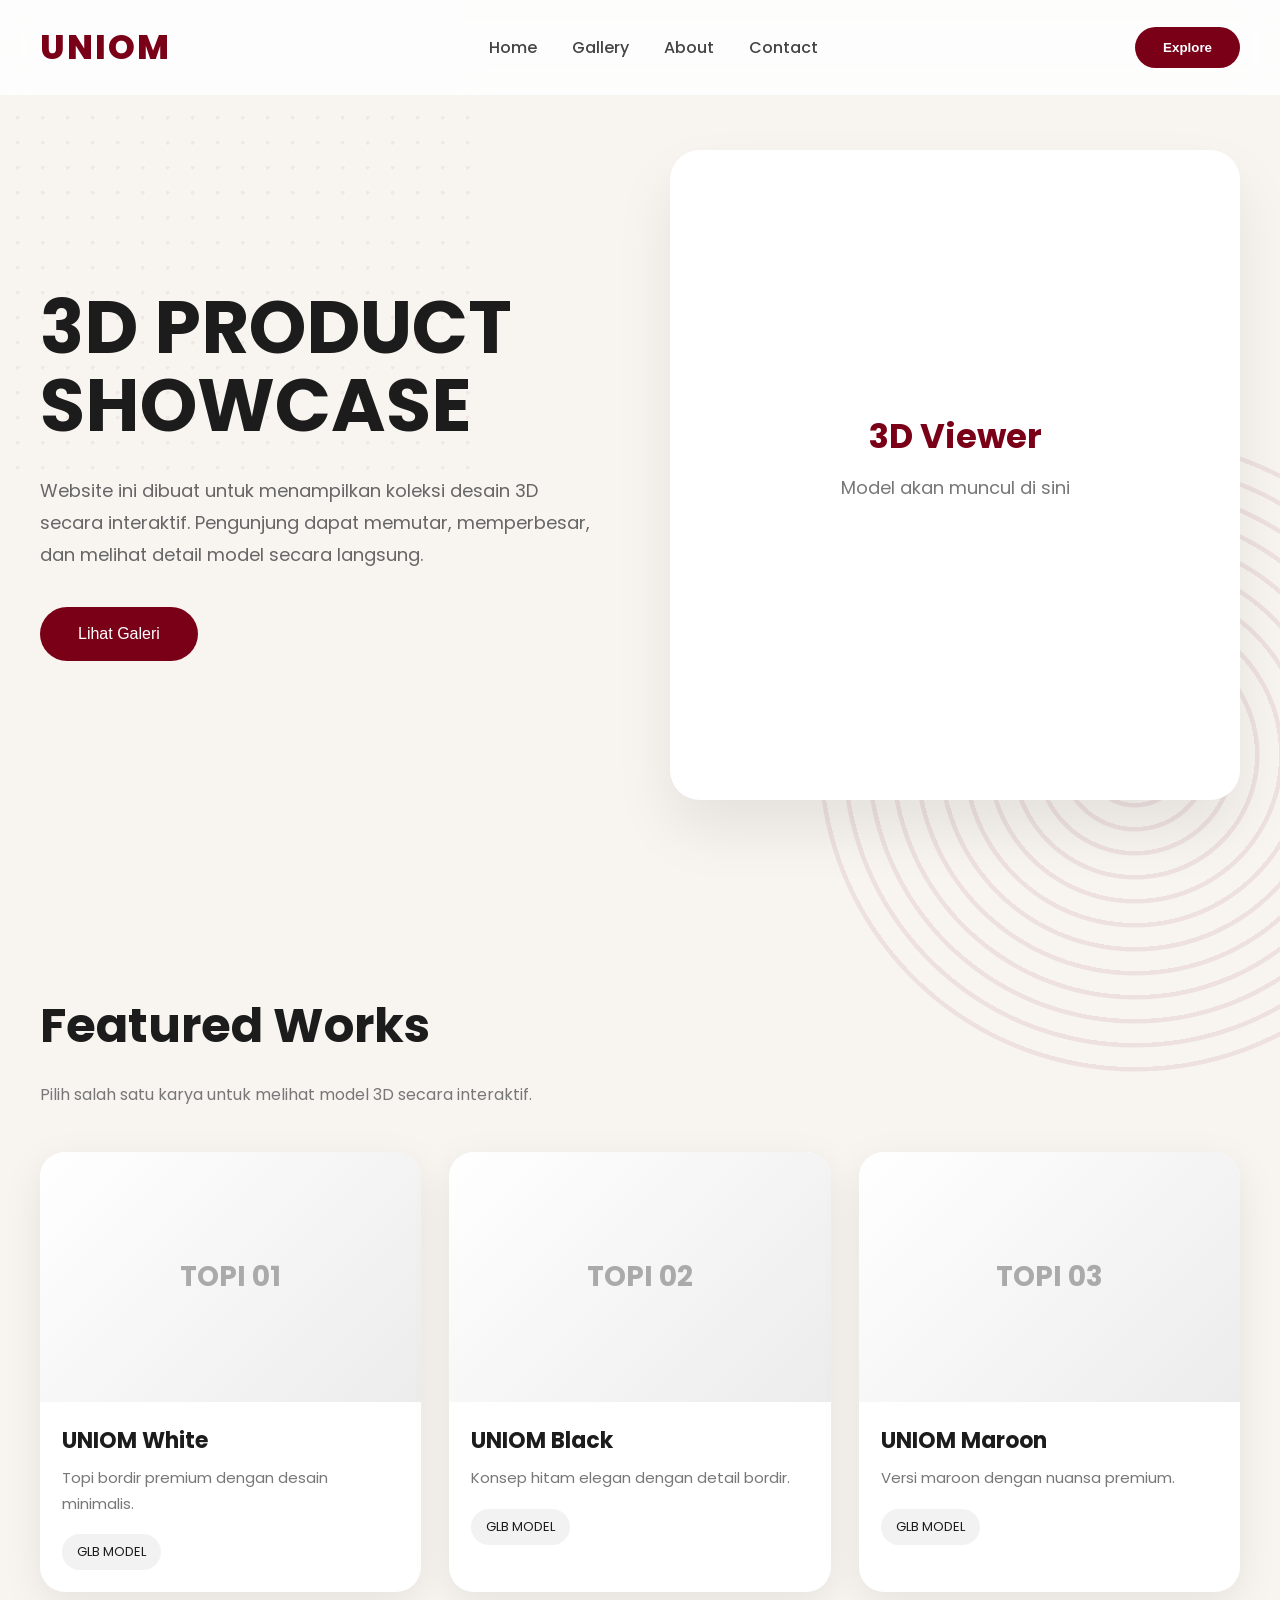
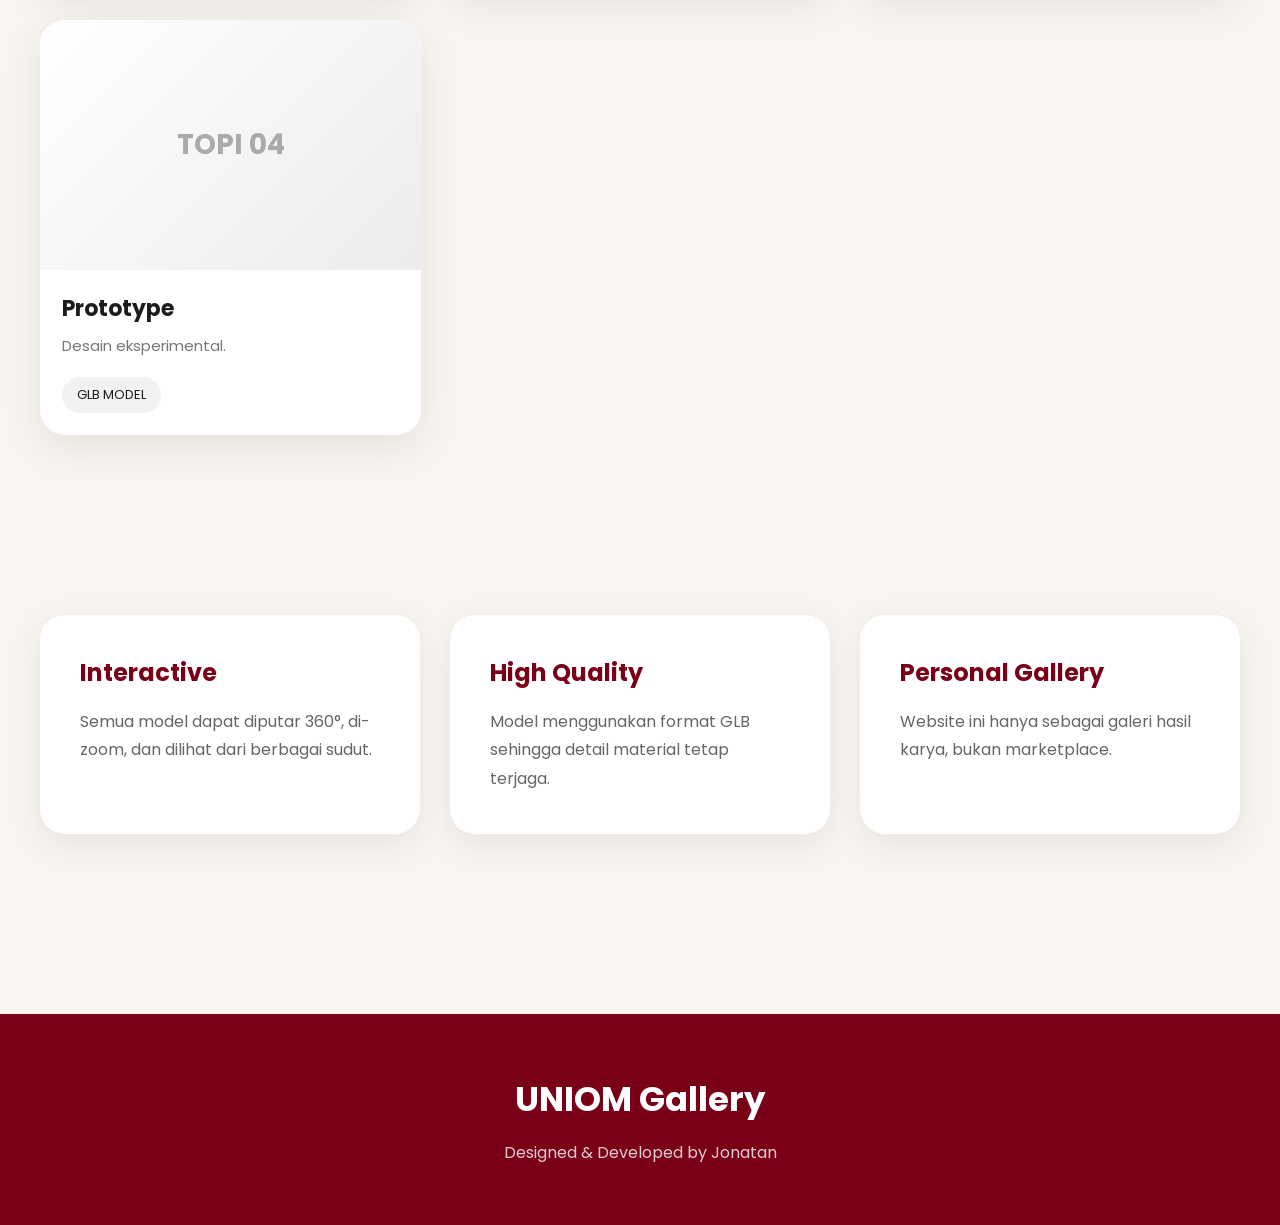
<file: uniom.html>
<!DOCTYPE html>
<html lang="id">
<head>
<meta charset="UTF-8">
<meta name="viewport" content="width=device-width,initial-scale=1.0">

<title>UNIOM 3D Gallery</title>

<link rel="preconnect" href="https://fonts.googleapis.com">
<link rel="preconnect" href="https://fonts.gstatic.com" crossorigin>

<link href="https://fonts.googleapis.com/css2?family=Poppins:wght@300;400;500;600;700;800&display=swap" rel="stylesheet">

<style>

:root{

--maroon:#7A0018;
--cream:#F8F5F1;
--gold:#C9A14A;
--dark:#1C1C1C;
--white:#ffffff;

}

*{

margin:0;
padding:0;
box-sizing:border-box;

}

html{

scroll-behavior:smooth;

}

body{

font-family:Poppins,sans-serif;
background:var(--cream);
color:var(--dark);
overflow-x:hidden;

}

/* Background */

body::before{

content:"";

position:fixed;

width:700px;
height:700px;

left:-220px;
top:-220px;

background:
radial-gradient(circle,var(--maroon) 2px,transparent 2px);

background-size:25px 25px;

opacity:.05;

z-index:-1;

}

body::after{

content:"";

position:fixed;

right:-180px;
bottom:-180px;

width:650px;
height:650px;

background:
repeating-radial-gradient(

circle,

rgba(122,0,24,.08),

rgba(122,0,24,.08) 4px,

transparent 5px,

transparent 24px

);

border-radius:50%;

z-index:-1;

}

/* Navbar */

header{

position:fixed;

top:0;

left:0;

width:100%;

background:rgba(255,255,255,.82);

backdrop-filter:blur(15px);

z-index:999;

transition:.4s;

}

nav{

max-width:1400px;

margin:auto;

display:flex;

justify-content:space-between;

align-items:center;

padding:22px 40px;

}

.logo{

font-size:34px;

font-weight:800;

letter-spacing:2px;

color:var(--maroon);

}

nav ul{

display:flex;

gap:35px;

list-style:none;

}

nav a{

text-decoration:none;

color:#444;

font-weight:500;

transition:.3s;

}

nav a:hover{

color:var(--maroon);

}

.github{

padding:13px 28px;

border:none;

border-radius:50px;

background:var(--maroon);

color:white;

cursor:pointer;

font-weight:600;

}

/* Hero */

.hero{

max-width:1400px;

margin:auto;

display:grid;

grid-template-columns:1fr 1fr;

align-items:center;

padding:150px 40px 90px;

gap:60px;

}

.hero h1{

font-size:74px;

line-height:1.05;

margin-bottom:30px;

}

.hero p{

font-size:18px;

line-height:1.8;

color:#666;

margin-bottom:35px;

max-width:550px;

}

.hero button{

padding:18px 38px;

background:var(--maroon);

color:white;

border:none;

border-radius:50px;

font-size:16px;

cursor:pointer;

transition:.35s;

}

.hero button:hover{

transform:translateY(-4px);

}

.viewer-box{

background:white;

border-radius:30px;

height:650px;

display:flex;

justify-content:center;

align-items:center;

flex-direction:column;

box-shadow:

0 30px 60px rgba(0,0,0,.08);

}

.viewer-box h2{

font-size:34px;

color:var(--maroon);

margin-bottom:10px;

}

.viewer-box p{

color:#777;

}

/* Gallery */

.gallery{

max-width:1400px;

margin:auto;

padding:100px 40px;

}

.gallery h2{

font-size:48px;

margin-bottom:20px;

}

.gallery-sub{

color:#777;

margin-bottom:45px;

}

.grid{

display:grid;

grid-template-columns:

repeat(auto-fit,minmax(280px,1fr));

gap:28px;

}

.card{

background:white;

border-radius:25px;

overflow:hidden;

transition:.35s;

cursor:pointer;

box-shadow:

0 12px 40px rgba(0,0,0,.08);

}

.card:hover{

transform:translateY(-10px);

}

.thumb{

height:250px;

background:

linear-gradient(135deg,#fff,#ececec);

display:flex;

justify-content:center;

align-items:center;

font-size:28px;

font-weight:700;

color:#aaa;

}

.info{

padding:22px;

}

.info h3{

margin-bottom:8px;

font-size:22px;

}

.info p{

color:#777;

font-size:15px;

line-height:1.7;

}

.tag{

display:inline-block;

margin-top:18px;

padding:8px 15px;

background:#f2f2f2;

border-radius:50px;

font-size:13px;

}

/* Section */

.section{

max-width:1400px;

margin:auto;

padding:80px 40px;

display:grid;

grid-template-columns:repeat(3,1fr);

gap:30px;

}

.box{

background:white;

padding:40px;

border-radius:25px;

box-shadow:

0 10px 35px rgba(0,0,0,.07);

}

.box h3{

margin-bottom:18px;

font-size:24px;

color:var(--maroon);

}

.box p{

color:#666;

line-height:1.8;

}

footer{

margin-top:100px;

background:var(--maroon);

padding:60px;

color:white;

text-align:center;

}

footer h2{

margin-bottom:15px;

font-size:34px;

}

footer p{

opacity:.8;

}

@media(max-width:1000px){

.hero{

grid-template-columns:1fr;

}

.section{

grid-template-columns:1fr;

}

nav ul{

display:none;

}

.hero h1{

font-size:48px;

}

.viewer-box{

height:420px;

}

}

</style>
</head>

<body>

<header>

<nav>

<div class="logo">

UNIOM

</div>

<ul>

<li><a href="#">Home</a></li>

<li><a href="#gallery">Gallery</a></li>

<li><a href="#about">About</a></li>

<li><a href="#contact">Contact</a></li>

</ul>

<button class="github">

Explore

</button>

</nav>

</header>

<section class="hero">

<div>

<h1>

3D PRODUCT<br>

SHOWCASE

</h1>

<p>

Website ini dibuat untuk menampilkan koleksi desain 3D secara interaktif.
Pengunjung dapat memutar, memperbesar, dan melihat detail model secara langsung.

</p>

<button>

Lihat Galeri

</button>

</div>

<div class="viewer-box" id="viewer">

<h2>

3D Viewer

</h2>

<p>

Model akan muncul di sini

</p>

</div>

</section>
<!-- ===========================
     GALLERY
=========================== -->

<section class="gallery" id="gallery">

<h2>Featured Works</h2>

<p class="gallery-sub">
Pilih salah satu karya untuk melihat model 3D secara interaktif.
</p>

<div class="grid" id="galleryGrid">

<div class="card" data-model="models/topi1.glb">

<div class="thumb">
TOPI 01
</div>

<div class="info">

<h3>UNIOM White</h3>

<p>
Topi bordir premium dengan desain minimalis.
</p>

<span class="tag">
GLB MODEL
</span>

</div>

</div>


<div class="card" data-model="models/topi2.glb">

<div class="thumb">
TOPI 02
</div>

<div class="info">

<h3>UNIOM Black</h3>

<p>
Konsep hitam elegan dengan detail bordir.
</p>

<span class="tag">
GLB MODEL
</span>

</div>

</div>



<div class="card" data-model="models/topi3.glb">

<div class="thumb">
TOPI 03
</div>

<div class="info">

<h3>UNIOM Maroon</h3>

<p>
Versi maroon dengan nuansa premium.
</p>

<span class="tag">
GLB MODEL
</span>

</div>

</div>



<div class="card" data-model="models/topi4.glb">

<div class="thumb">
TOPI 04
</div>

<div class="info">

<h3>Prototype</h3>

<p>

Desain eksperimental.

</p>

<span class="tag">

GLB MODEL

</span>

</div>

</div>

</div>

</section>



<!-- ===========================
ABOUT
=========================== -->

<section class="section" id="about">

<div class="box">

<h3>
Interactive
</h3>

<p>

Semua model dapat diputar 360°, di-zoom,
dan dilihat dari berbagai sudut.

</p>

</div>


<div class="box">

<h3>

High Quality

</h3>

<p>

Model menggunakan format GLB sehingga
detail material tetap terjaga.

</p>

</div>



<div class="box">

<h3>

Personal Gallery

</h3>

<p>

Website ini hanya sebagai galeri hasil karya,
bukan marketplace.

</p>

</div>

</section>



<!-- ===========================
FULLSCREEN VIEWER
=========================== -->

<div id="popup"

style="

position:fixed;

left:0;

top:0;

width:100%;

height:100%;

background:rgba(15,15,15,.95);

display:none;

justify-content:center;

align-items:center;

flex-direction:column;

z-index:99999;

">

<button

id="closeViewer"

style="

position:absolute;

right:30px;

top:30px;

padding:15px 18px;

border:none;

border-radius:50%;

cursor:pointer;

font-size:18px;

">

✕

</button>

<div

id="viewer3d"

style="

width:90%;

height:80%;

border-radius:20px;

overflow:hidden;

">

</div>

<div

style="

margin-top:20px;

display:flex;

gap:20px;

">

<button id="rotateBtn">

Auto Rotate

</button>

<button id="resetBtn">

Reset Camera

</button>

</div>

</div>



<footer id="contact">

<h2>

UNIOM Gallery

</h2>

<p>

Designed & Developed by Jonatan

</p>

</footer>



<!-- ===========================
THREE JS
=========================== -->

<script type="importmap">

{

"imports":{

"three":"https://unpkg.com/three@0.167/build/three.module.js",

"three/addons/":"https://unpkg.com/three@0.167/examples/jsm/"

}

}

</script>

<script type="module">

import * as THREE from "three";

import {OrbitControls}

from "three/addons/controls/OrbitControls.js";

import {GLTFLoader}

from "three/addons/loaders/GLTFLoader.js";

const popup=document.getElementById("popup");

const viewer=document.getElementById("viewer3d");

let scene;

let camera;

let renderer;

let controls;

let loader;

let currentModel;



function initViewer(){

scene=new THREE.Scene();

scene.background=new THREE.Color("#f7f5f3");

camera=new THREE.PerspectiveCamera(

45,

viewer.clientWidth/viewer.clientHeight,

0.1,

1000

);

camera.position.set(0,1.2,3);

renderer=new THREE.WebGLRenderer({

antialias:true

});

renderer.setSize(

viewer.clientWidth,

viewer.clientHeight

);

viewer.innerHTML="";

viewer.appendChild(renderer.domElement);

controls=new OrbitControls(

camera,

renderer.domElement

);

controls.enableDamping=true;

controls.autoRotate=true;

loader=new GLTFLoader();

const ambient=new THREE.AmbientLight(

0xffffff,

2

);

scene.add(ambient);

const light=new THREE.DirectionalLight(

0xffffff,

4

);

light.position.set(5,5,5);

scene.add(light);

animate();

}

function animate(){

requestAnimationFrame(animate);

controls.update();

renderer.render(scene,camera);

}

function loadModel(path){

loader.load(path,(gltf)=>{

if(currentModel){

scene.remove(currentModel);

}

currentModel=gltf.scene;

scene.add(currentModel);

});

}

document.querySelectorAll(".card").forEach(card=>{

card.onclick=()=>{

popup.style.display="flex";

initViewer();

loadModel(card.dataset.model);

};

});

document.getElementById("closeViewer").onclick=()=>{

popup.style.display="none";

};
// =============================
// AUTO FIT CAMERA
// =============================

function fitCameraToObject(object){

    const box = new THREE.Box3().setFromObject(object);

    const size = box.getSize(new THREE.Vector3());

    const center = box.getCenter(new THREE.Vector3());

    const maxSize = Math.max(size.x,size.y,size.z);

    const distance = maxSize * 2.2;

    camera.position.set(
        center.x,
        center.y + maxSize * 0.4,
        center.z + distance
    );

    controls.target.copy(center);

    camera.near = 0.01;
    camera.far = distance * 10;
    camera.updateProjectionMatrix();

}


// =============================
// UPDATE LOAD MODEL
// =============================

function loadModel(path){

    loader.load(path,(gltf)=>{

        if(currentModel){

            scene.remove(currentModel);

        }

        currentModel = gltf.scene;

        currentModel.traverse((obj)=>{

            if(obj.isMesh){

                obj.castShadow = true;
                obj.receiveShadow = true;

            }

        });

        scene.add(currentModel);

        fitCameraToObject(currentModel);

    });

}



// =============================
// AUTO ROTATE
// =============================

let rotate = true;

document.getElementById("rotateBtn").onclick = ()=>{

    rotate = !rotate;

    controls.autoRotate = rotate;

}



// =============================
// RESET CAMERA
// =============================

document.getElementById("resetBtn").onclick = ()=>{

    if(currentModel){

        fitCameraToObject(currentModel);

    }

}



// =============================
// RESPONSIVE
// =============================

window.addEventListener("resize",()=>{

    if(!renderer) return;

    camera.aspect =
    viewer.clientWidth /
    viewer.clientHeight;

    camera.updateProjectionMatrix();

    renderer.setSize(

        viewer.clientWidth,

        viewer.clientHeight

    );

});



// =============================
// KEYBOARD SHORTCUT
// =============================

window.addEventListener("keydown",(e)=>{

    if(e.key==="Escape"){

        popup.style.display="none";

    }

});



// =============================
// DRAG DROP GLB
// =============================

window.addEventListener("dragover",(e)=>{

    e.preventDefault();

});

window.addEventListener("drop",(e)=>{

    e.preventDefault();

    const file = e.dataTransfer.files[0];

    if(!file) return;

    if(!file.name.endsWith(".glb")){

        alert("Gunakan file GLB");

        return;

    }

    const url = URL.createObjectURL(file);

    popup.style.display="flex";

    initViewer();

    loadModel(url);

});



// =============================
// FADE CARD
// =============================

const observer = new IntersectionObserver((entries)=>{

entries.forEach((entry)=>{

if(entry.isIntersecting){

entry.target.animate([

{

opacity:0,

transform:"translateY(40px)"

},

{

opacity:1,

transform:"translateY(0)"

}

],{

duration:800,

fill:"forwards"

});

}

});

});

document.querySelectorAll(".card").forEach(card=>{

observer.observe(card);

});



// =============================
// HEADER SHADOW
// =============================

window.addEventListener("scroll",()=>{

const header=document.querySelector("header");

if(window.scrollY>40){

header.style.boxShadow="0 15px 35px rgba(0,0,0,.08)";

}else{

header.style.boxShadow="none";

}

});



// =============================
// SMOOTH SCROLL
// =============================

document.querySelectorAll("a").forEach(link=>{

link.onclick=(e)=>{

const href=link.getAttribute("href");

if(href.startsWith("#")){

e.preventDefault();

document.querySelector(href)

.scrollIntoView({

behavior:"smooth"

});

}

};

});



// =============================
// PRELOADER
// =============================

const loading=document.createElement("div");

loading.style.position="fixed";

loading.style.left="0";

loading.style.top="0";

loading.style.width="100%";

loading.style.height="100%";

loading.style.background="#F7F5F3";

loading.style.display="flex";

loading.style.justifyContent="center";

loading.style.alignItems="center";

loading.style.fontSize="22px";

loading.style.fontWeight="700";

loading.innerHTML="Loading 3D Gallery...";

document.body.appendChild(loading);

window.onload=()=>{

loading.animate([

{opacity:1},

{opacity:0}

],{

duration:700,

fill:"forwards"

});

setTimeout(()=>{

loading.remove();

},700);

};



// =============================
// END
// =============================

console.log("UNIOM 3D Gallery Ready");
// ==============================
// GALLERY DATA
// ==============================

const projects = [

{

title:"UNIOM White",

model:"models/topi1.glb",

thumbnail:"images/topi1.jpg",

year:"2026",

software:"Blender",

description:"Premium embroidery cap."

},

{

title:"UNIOM Black",

model:"models/topi2.glb",

thumbnail:"images/topi2.jpg",

year:"2026",

software:"Blender",

description:"Black Edition."

},

{

title:"UNIOM Maroon",

model:"models/topi3.glb",

thumbnail:"images/topi3.jpg",

year:"2026",

software:"Blender",

description:"Classic Maroon."

}

];



// ==============================
// LOADING BAR
// ==============================

const progress=document.createElement("div");

progress.style.position="fixed";

progress.style.top="0";

progress.style.left="0";

progress.style.height="4px";

progress.style.width="0%";

progress.style.background="#7A0018";

progress.style.zIndex="999999";

document.body.appendChild(progress);

function animateProgress(){

let width=0;

const timer=setInterval(()=>{

width++;

progress.style.width=width+"%";

if(width>=100){

clearInterval(timer);

setTimeout(()=>{

progress.remove();

},300);

}

},15);

}

animateProgress();



// ==============================
// LIGHTING
// ==============================

const rimLight=new THREE.DirectionalLight(

0xffffff,

2

);

rimLight.position.set(-5,6,-5);

scene.add(rimLight);



const fillLight=new THREE.HemisphereLight(

0xffffff,

0x999999,

1.5

);

scene.add(fillLight);



// ==============================
// FLOOR
// ==============================

const floor=new THREE.Mesh(

new THREE.CircleGeometry(20,64),

new THREE.ShadowMaterial({

opacity:.18

})

);

floor.rotation.x=-Math.PI/2;

floor.position.y=-1.2;

scene.add(floor);



// ==============================
// AUTO SPIN
// ==============================

let spinSpeed=.4;

controls.autoRotateSpeed=spinSpeed;



// ==============================
// DOUBLE CLICK FULLSCREEN
// ==============================

viewer.addEventListener("dblclick",()=>{

if(document.fullscreenElement){

document.exitFullscreen();

}else{

viewer.requestFullscreen();

}

});



// ==============================
// SCREENSHOT
// ==============================

function screenshot(){

const link=document.createElement("a");

link.download="render.png";

link.href=renderer.domElement.toDataURL("image/png");

link.click();

}



// Tombol Screenshot

const shot=document.createElement("button");

shot.innerHTML="Screenshot";

shot.style.position="absolute";

shot.style.left="30px";

shot.style.top="30px";

shot.style.padding="12px 18px";

shot.style.border="none";

shot.style.borderRadius="12px";

shot.style.cursor="pointer";

popup.appendChild(shot);

shot.onclick=screenshot;



// ==============================
// INFO PANEL
// ==============================

const info=document.createElement("div");

info.style.position="absolute";

info.style.left="30px";

info.style.bottom="30px";

info.style.width="320px";

info.style.background="rgba(255,255,255,.94)";

info.style.padding="20px";

info.style.borderRadius="20px";

info.style.backdropFilter="blur(15px)";

popup.appendChild(info);

function updateInfo(data){

info.innerHTML=`

<h2 style="margin-bottom:10px;color:#7A0018;">

${data.title}

</h2>

<p><b>Tahun :</b> ${data.year}</p>

<p><b>Software :</b> ${data.software}</p>

<p style="margin-top:12px;line-height:1.7">

${data.description}

</p>

`;

}



// ==============================
// UPDATE CARD
// ==============================

document.querySelectorAll(".card")

.forEach((card,index)=>{

card.onclick=()=>{

popup.style.display="flex";

initViewer();

loadModel(projects[index].model);

updateInfo(projects[index]);

};

});



// ==============================
// CLOSE POPUP
// ==============================

popup.addEventListener("click",(e)=>{

if(e.target===popup){

popup.style.display="none";

}

});



// ==============================
// VIEWER TITLE
// ==============================

const viewerTitle=document.createElement("h1");

viewerTitle.innerHTML="3D Preview";

viewerTitle.style.position="absolute";

viewerTitle.style.top="30px";

viewerTitle.style.left="50%";

viewerTitle.style.transform="translateX(-50%)";

viewerTitle.style.color="white";

viewerTitle.style.fontSize="28px";

popup.appendChild(viewerTitle);



// ==============================
// SIMPLE FPS COUNTER
// ==============================

let frames=0;

let lastTime=performance.now();

const fps=document.createElement("div");

fps.style.position="absolute";

fps.style.right="30px";

fps.style.bottom="30px";

fps.style.background="rgba(0,0,0,.6)";

fps.style.color="white";

fps.style.padding="8px 12px";

fps.style.borderRadius="10px";

popup.appendChild(fps);

function updateFPS(){

frames++;

const now=performance.now();

if(now-lastTime>=1000){

fps.innerHTML=frames+" FPS";

frames=0;

lastTime=now;

}

requestAnimationFrame(updateFPS);

}

updateFPS();
// =====================================
// DRAG & DROP MODEL
// =====================================

const dropZone = document.createElement("div");

dropZone.innerHTML = "Drop GLB Here";

dropZone.style.position = "fixed";
dropZone.style.left = "50%";
dropZone.style.top = "50%";
dropZone.style.transform = "translate(-50%,-50%)";
dropZone.style.padding = "30px 50px";
dropZone.style.border = "3px dashed #7A0018";
dropZone.style.borderRadius = "20px";
dropZone.style.background = "rgba(255,255,255,.9)";
dropZone.style.display = "none";
dropZone.style.zIndex = "999999";

document.body.appendChild(dropZone);

window.addEventListener("dragenter", () => {

    dropZone.style.display = "block";

});

window.addEventListener("dragleave", () => {

    dropZone.style.display = "none";

});

window.addEventListener("drop", (e) => {

    e.preventDefault();

    dropZone.style.display = "none";

    const file = e.dataTransfer.files[0];

    if (!file) return;

    const url = URL.createObjectURL(file);

    popup.style.display = "flex";

    initViewer();

    loadModel(url);

});


// =====================================
// WIREFRAME MODE
// =====================================

let wireframe = false;

const wireBtn = document.createElement("button");

wireBtn.innerHTML = "Wireframe";

wireBtn.style.position = "absolute";
wireBtn.style.left = "170px";
wireBtn.style.top = "30px";

popup.appendChild(wireBtn);

wireBtn.onclick = () => {

    wireframe = !wireframe;

    if (!currentModel) return;

    currentModel.traverse((obj) => {

        if (obj.isMesh) {

            obj.material.wireframe = wireframe;

        }

    });

};


// =====================================
// BACKGROUND COLOR
// =====================================

const colors = [

"#ffffff",
"#F7F5F3",
"#202020",
"#76001D",
"#dcdcdc"

];

let colorIndex = 0;

const bgBtn = document.createElement("button");

bgBtn.innerHTML = "Background";

bgBtn.style.position = "absolute";
bgBtn.style.left = "300px";
bgBtn.style.top = "30px";

popup.appendChild(bgBtn);

bgBtn.onclick = () => {

    colorIndex++;

    if (colorIndex >= colors.length)

        colorIndex = 0;

    scene.background = new THREE.Color(

        colors[colorIndex]

    );

};


// =====================================
// MODEL INFORMATION
// =====================================

function calculateTriangles(object){

let triangles = 0;

object.traverse(mesh=>{

if(mesh.isMesh){

triangles +=

mesh.geometry.index ?

mesh.geometry.index.count / 3 :

mesh.geometry.attributes.position.count / 3;

}

});

return Math.floor(triangles);

}


// =====================================
// UPDATE INFO PANEL
// =====================================

function updateModelInfo(){

if(!currentModel) return;

const tri = calculateTriangles(currentModel);

info.innerHTML += `

<hr style="margin:15px 0">

<p><b>Triangles :</b> ${tri}</p>

<p><b>Status :</b> Ready</p>

`;

}


// =====================================
// UPDATE LOAD MODEL
// =====================================

const oldLoad = loadModel;

loadModel = function(path){

loader.load(path,(gltf)=>{

if(currentModel){

scene.remove(currentModel);

}

currentModel = gltf.scene;

scene.add(currentModel);

fitCameraToObject(currentModel);

updateModelInfo();

});

};


// =====================================
// SAVE CAMERA
// =====================================

const cameraState = {

position:new THREE.Vector3(),

target:new THREE.Vector3()

};

function saveCamera(){

cameraState.position.copy(camera.position);

cameraState.target.copy(controls.target);

}

function restoreCamera(){

camera.position.copy(cameraState.position);

controls.target.copy(cameraState.target);

controls.update();

}


// =====================================
// SHORTCUT
// =====================================

window.addEventListener("keydown",(e)=>{

if(e.key==="s"){

saveCamera();

}

if(e.key==="r"){

restoreCamera();

}

});


// =====================================
// THUMBNAIL
// =====================================

function createThumbnail(){

const img = renderer.domElement.toDataURL();

console.log("Thumbnail Generated");

return img;

}


// =====================================
// EXPORT IMAGE BUTTON
// =====================================

const exportBtn = document.createElement("button");

exportBtn.innerHTML = "Export";

exportBtn.style.position = "absolute";
exportBtn.style.left = "430px";
exportBtn.style.top = "30px";

popup.appendChild(exportBtn);

exportBtn.onclick = ()=>{

const image = createThumbnail();

const a = document.createElement("a");

a.href = image;

a.download = "thumbnail.png";

a.click();

};


// =====================================
// END PART
// =====================================

console.log("Advanced Viewer Loaded");
// ======================================
// GALLERY MANAGER
// ======================================

const galleryData = [

{
id:1,
title:"UNIOM White",
file:"models/topi1.glb",
category:"Cap"
},

{
id:2,
title:"UNIOM Black",
file:"models/topi2.glb",
category:"Cap"
},

{
id:3,
title:"UNIOM Maroon",
file:"models/topi3.glb",
category:"Cap"
},

{
id:4,
title:"Prototype",
file:"models/topi4.glb",
category:"Prototype"
}

];


// ======================================
// SEARCH BAR
// ======================================

const search=document.createElement("input");

search.type="text";

search.placeholder="Cari model...";

search.style.position="fixed";
search.style.right="30px";
search.style.top="95px";
search.style.padding="12px 18px";
search.style.borderRadius="15px";
search.style.border="1px solid #ddd";
search.style.zIndex="999";

document.body.appendChild(search);

search.addEventListener("input",()=>{

const keyword=search.value.toLowerCase();

document.querySelectorAll(".card").forEach(card=>{

const title=card.innerText.toLowerCase();

if(title.includes(keyword)){

card.style.display="block";

}else{

card.style.display="none";

}

});

});


// ======================================
// LOADING MANAGER
// ======================================

const manager=new THREE.LoadingManager();

manager.onStart=()=>{

progress.style.width="0%";

};

manager.onProgress=(url,loaded,total)=>{

const value=(loaded/total)*100;

progress.style.width=value+"%";

};

manager.onLoad=()=>{

setTimeout(()=>{

progress.style.width="0%";

},400);

};

loader=new GLTFLoader(manager);


// ======================================
// PRESENTATION MODE
// ======================================

let presentation=false;

const presentBtn=document.createElement("button");

presentBtn.innerHTML="Presentation";

presentBtn.style.position="absolute";
presentBtn.style.left="540px";
presentBtn.style.top="30px";

popup.appendChild(presentBtn);

presentBtn.onclick=()=>{

presentation=!presentation;

controls.autoRotate=presentation;

if(presentation){

controls.autoRotateSpeed=3;

}else{

controls.autoRotateSpeed=.5;

}

};


// ======================================
// MODEL SCALE
// ======================================

function normalizeScale(model){

const box=new THREE.Box3().setFromObject(model);

const size=box.getSize(new THREE.Vector3());

const max=Math.max(size.x,size.y,size.z);

const scale=2/max;

model.scale.setScalar(scale);

}

const oldLoader=loadModel;

loadModel=function(path){

loader.load(path,(gltf)=>{

if(currentModel){

scene.remove(currentModel);

}

currentModel=gltf.scene;

normalizeScale(currentModel);

scene.add(currentModel);

fitCameraToObject(currentModel);

updateModelInfo();

});

};


// ======================================
// GRID HOTKEY
// ======================================

const grid=new THREE.GridHelper(

10,
20,
0x888888,
0xcccccc

);

grid.visible=false;

scene.add(grid);

window.addEventListener("keydown",(e)=>{

if(e.key==="g"){

grid.visible=!grid.visible;

}

});


// ======================================
// AXIS HELPER
// ======================================

const axis=new THREE.AxesHelper(2);

axis.visible=false;

scene.add(axis);

window.addEventListener("keydown",(e)=>{

if(e.key==="a"){

axis.visible=!axis.visible;

}

});


// ======================================
// LIGHT CONTROL
// ======================================

window.addEventListener("keydown",(e)=>{

if(e.key==="ArrowUp"){

light.intensity+=0.2;

}

if(e.key==="ArrowDown"){

light.intensity-=0.2;

if(light.intensity<0)

light.intensity=0;

}

});


// ======================================
// MODEL ROTATION
// ======================================

window.addEventListener("keydown",(e)=>{

if(!currentModel)return;

switch(e.key){

case "1":

currentModel.rotation.y=0;

break;

case "2":

currentModel.rotation.y=Math.PI/2;

break;

case "3":

currentModel.rotation.y=Math.PI;

break;

case "4":

currentModel.rotation.y=Math.PI*1.5;

break;

}

});


// ======================================
// PERFORMANCE
// ======================================

renderer.setPixelRatio(

Math.min(

window.devicePixelRatio,

2

)

);


// ======================================
// READY
// ======================================

console.log("Gallery Manager Ready");
// ======================================
// CAMERA ANIMATION
// ======================================

function animateCamera(targetPos,targetLook){

const startPos=camera.position.clone();
const startLook=controls.target.clone();

let t=0;

function update(){

t+=0.02;

if(t>1)t=1;

camera.position.lerpVectors(
startPos,
targetPos,
t
);

controls.target.lerpVectors(
startLook,
targetLook,
t
);

controls.update();

if(t<1){

requestAnimationFrame(update);

}

}

update();

}


// ======================================
// FRONT VIEW BUTTON
// ======================================

const frontBtn=document.createElement("button");

frontBtn.innerHTML="Front";

frontBtn.style.position="absolute";
frontBtn.style.left="690px";
frontBtn.style.top="30px";

popup.appendChild(frontBtn);

frontBtn.onclick=()=>{

if(!currentModel)return;

const center=new THREE.Box3()

.setFromObject(currentModel)

.getCenter(new THREE.Vector3());

animateCamera(

new THREE.Vector3(0,1.2,3),

center

);

};


// ======================================
// TOP VIEW
// ======================================

const topBtn=document.createElement("button");

topBtn.innerHTML="Top";

topBtn.style.position="absolute";
topBtn.style.left="770px";
topBtn.style.top="30px";

popup.appendChild(topBtn);

topBtn.onclick=()=>{

if(!currentModel)return;

const center=new THREE.Box3()

.setFromObject(currentModel)

.getCenter(new THREE.Vector3());

animateCamera(

new THREE.Vector3(0,5,0),

center

);

};


// ======================================
// RENDER QUALITY
// ======================================

const quality=document.createElement("select");

quality.style.position="absolute";
quality.style.left="840px";
quality.style.top="30px";

quality.innerHTML=`

<option value="1">Low</option>

<option value="1.5">Medium</option>

<option value="2" selected>High</option>

`;

popup.appendChild(quality);

quality.onchange=()=>{

renderer.setPixelRatio(

Number(quality.value)

);

};


// ======================================
// MODEL SIZE
// ======================================

function modelSize(){

if(!currentModel)return;

const box=new THREE.Box3()

.setFromObject(currentModel);

const size=box.getSize(new THREE.Vector3());

console.log(

"Size:",

size.x,

size.y,

size.z

);

}


// ======================================
// HOTSPOT
// ======================================

const hotspot=document.createElement("div");

hotspot.innerHTML="●";

hotspot.style.position="absolute";
hotspot.style.color="#7A0018";
hotspot.style.fontSize="30px";
hotspot.style.display="none";

popup.appendChild(hotspot);

function updateHotspot(){

if(!currentModel)return;

hotspot.style.left="50%";
hotspot.style.top="45%";

hotspot.style.display="block";

}

setInterval(updateHotspot,100);


// ======================================
// DARK MODE
// ======================================

const dark=document.createElement("button");

dark.innerHTML="Dark";

dark.style.position="absolute";
dark.style.left="980px";
dark.style.top="30px";

popup.appendChild(dark);

let darkMode=false;

dark.onclick=()=>{

darkMode=!darkMode;

scene.background=new THREE.Color(

darkMode?"#111111":"#f7f5f3"

);

};


// ======================================
// MODEL STATISTICS
// ======================================

function statistics(){

if(!currentModel)return;

let meshes=0;

currentModel.traverse(obj=>{

if(obj.isMesh){

meshes++;

}

});

console.log("Meshes :",meshes);

}

setTimeout(statistics,1500
</script>

</body>

</html>
</file>
